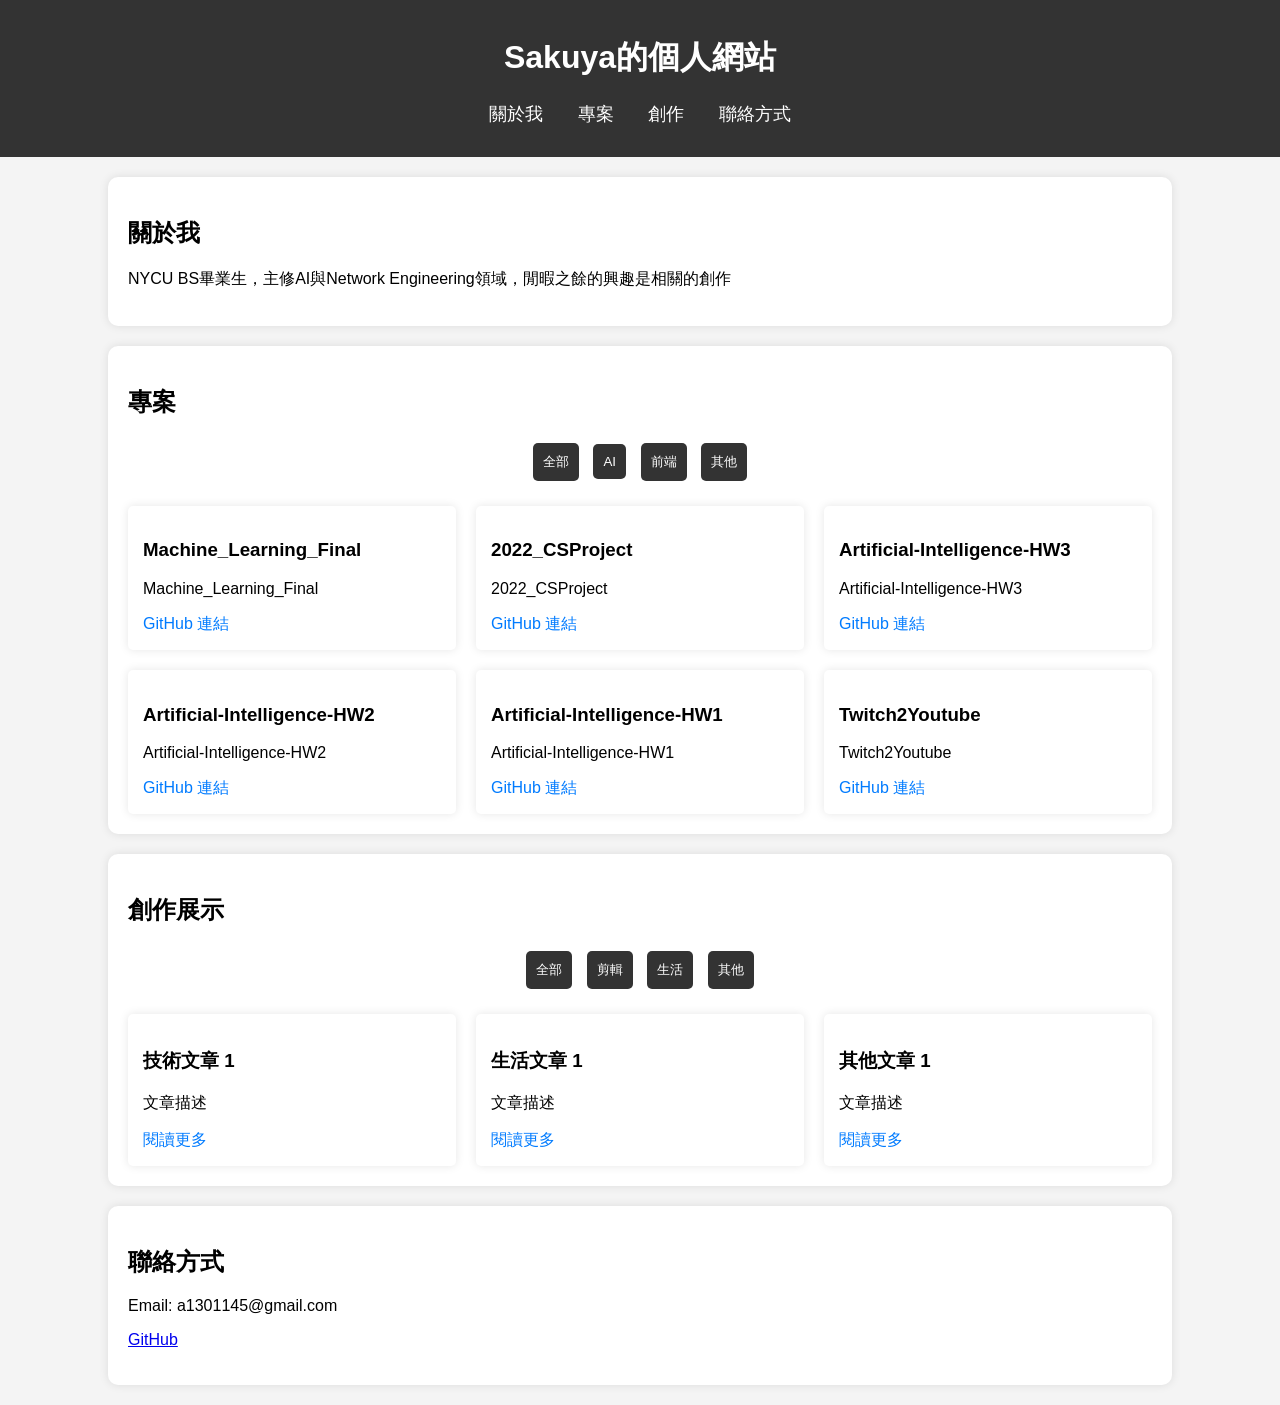
<file: index.html>
<!DOCTYPE html>
<html lang="zh-TW">
    <head>
        <meta charset="UTF-8" />
        <meta name="viewport" content="width=device-width, initial-scale=1.0" />
        <title>Sakuya的個人網頁</title>
        <link rel="stylesheet" href="styles.css" />
    </head>
    <body>
        <header>
            <h1>Sakuya的個人網站</h1>
            <nav>
                <ul>
                    <li><a href="#about">關於我</a></li>
                    <li><a href="#projects">專案</a></li>
                    <li><a href="#creations">創作</a></li>
                    <li><a href="#contact">聯絡方式</a></li>
                </ul>
            </nav>
        </header>

        <section id="about">
            <h2>關於我</h2>
            <p>
                NYCU BS畢業生，主修AI與Network
                Engineering領域，閒暇之餘的興趣是相關的創作
            </p>
        </section>

        <section id="projects">
            <h2>專案</h2>
            <div class="project-filters">
                <button onclick="filterProjects('all')">全部</button>
                <button onclick="filterProjects('ai')">AI</button>
                <button onclick="filterProjects('web')">前端</button>
                <button onclick="filterProjects('other')">其他</button>
            </div>
            <div class="project-list">
                <div class="project ai">
                    <h3>Machine_Learning_Final</h3>
                    <p>Machine_Learning_Final</p>
                    <a
                        href="https://github.com/Sakuya0229/Machine_Learning_Final"
                        >GitHub 連結</a
                    >
                </div>
                <div class="project ai">
                    <h3>2022_CSProject</h3>
                    <p>2022_CSProject</p>
                    <a href="https://github.com/Sakuya0229/2022_CSProject"
                        >GitHub 連結</a
                    >
                </div>
                <div class="project ai">
                    <h3>Artificial-Intelligence-HW3</h3>
                    <p>Artificial-Intelligence-HW3</p>
                    <a
                        href="https://github.com/Sakuya0229/Artificial-Intelligence-HW3"
                        >GitHub 連結</a
                    >
                </div>
                <div class="project ai">
                    <h3>Artificial-Intelligence-HW2</h3>
                    <p>Artificial-Intelligence-HW2</p>
                    <a
                        href="https://github.com/Sakuya0229/Artificial-Intelligence-HW2"
                        >GitHub 連結</a
                    >
                </div>
                <div class="project ai">
                    <h3>Artificial-Intelligence-HW1</h3>
                    <p>Artificial-Intelligence-HW1</p>
                    <a
                        href="https://github.com/Sakuya0229/Artificial-Intelligence-HW1"
                        >GitHub 連結</a
                    >
                </div>
                <div class="project other">
                    <h3>Twitch2Youtube</h3>
                    <p>Twitch2Youtube</p>
                    <a href="https://github.com/Sakuya0229/Twitch2Youtube"
                        >GitHub 連結</a
                    >
                </div>
            </div>
        </section>

        <section id="creations">
            <h2>創作展示</h2>
            <div class="creation-filters">
                <button onclick="filterCreations('all')">全部</button>
                <button onclick="filterCreations('tech')">剪輯</button>
                <button onclick="filterCreations('life')">生活</button>
                <button onclick="filterCreations('other')">其他</button>
            </div>
            <div class="creation-list">
                <div class="creation tech">
                    <h3>技術文章 1</h3>
                    <p>文章描述</p>
                    <a href="#">閱讀更多</a>
                </div>
                <div class="creation life">
                    <h3>生活文章 1</h3>
                    <p>文章描述</p>
                    <a href="#">閱讀更多</a>
                </div>
                <div class="creation other">
                    <h3>其他文章 1</h3>
                    <p>文章描述</p>
                    <a href="#">閱讀更多</a>
                </div>
            </div>
        </section>

        <section id="contact">
            <h2>聯絡方式</h2>
            <p>Email: a1301145@gmail.com</p>
            <p><a href="https://github.com/Sakuya0229">GitHub</a></p>
        </section>
        <script src="scripts.js"></script>
    </body>
</html>
</file>
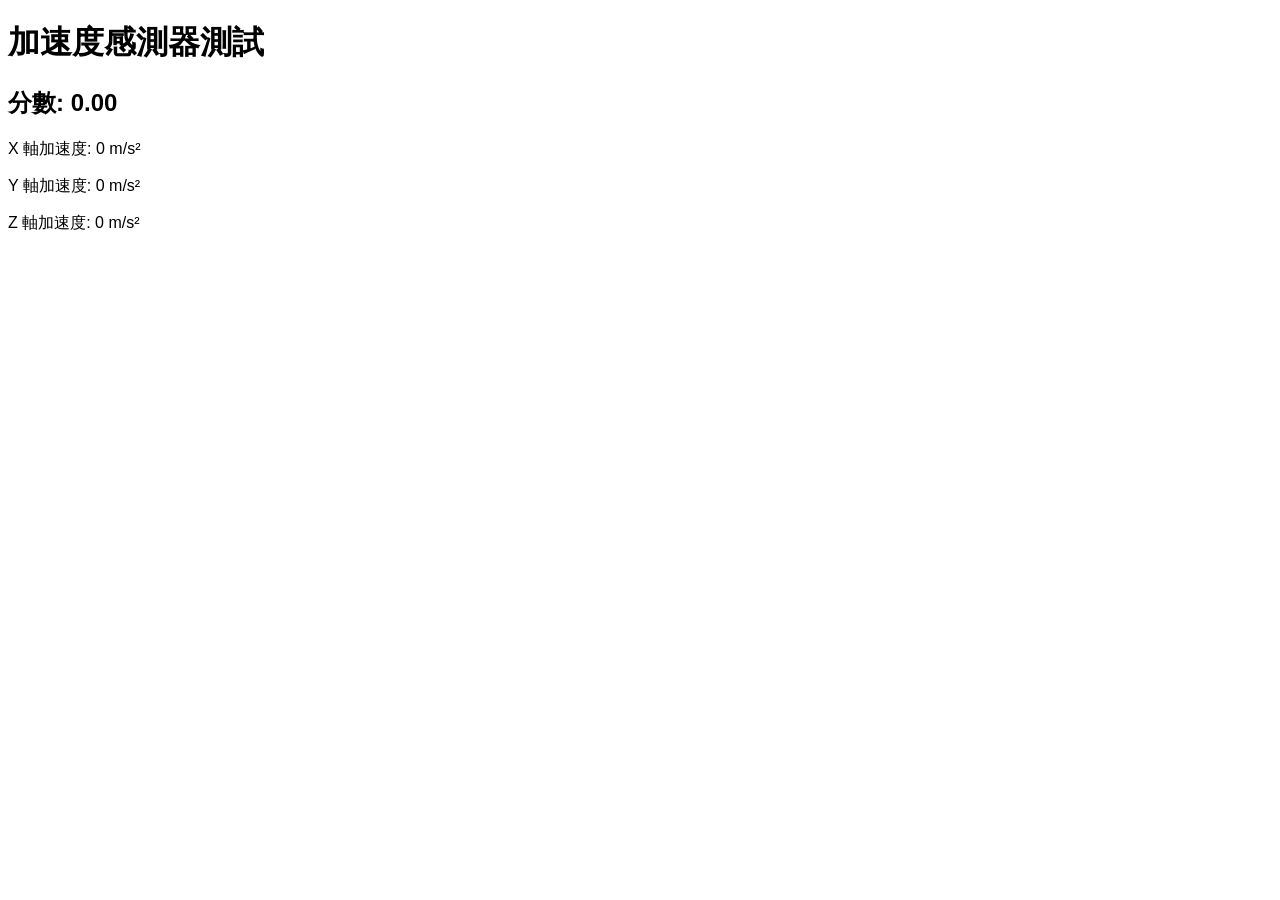
<file: acceler.html>
<!DOCTYPE html>
<html lang="en">
<head>
    <meta charset="UTF-8">
    <meta name="viewport" content="width=device-width, initial-scale=1.0">
    <title>加速度感測器測試</title>
    <style>
        body {
            font-family: Arial, sans-serif;
        }
    </style>
    <script>
        let updateInterval;

        function requestDeviceMotionPermission() {
            if (typeof DeviceMotionEvent.requestPermission === 'function') {
                DeviceMotionEvent.requestPermission()
                    .then(permissionState => {
                        if (permissionState === 'granted') {
                            window.addEventListener('devicemotion', handleDeviceMotion);
                            updateInterval = setInterval(updateScore, 100);
                        } else {
                            alert('未獲得加速度感測器權限');
                        }
                    })
                    .catch(console.error);
            } else {
                // 如果瀏覽器不支持 requestPermission 方法，則直接添加事件監聽器
                window.addEventListener('devicemotion', handleDeviceMotion);
                updateInterval = setInterval(updateScore, 100);
            }
        }

        let acceleration = { x: 0, y: 0, z: 0 };

        function handleDeviceMotion(event) {
            // acceleration.x = event.acceleration.x;
            // acceleration.y = event.acceleration.y;
            // acceleration.z = event.acceleration.z;

            acceleration.x = event.accelerationIncludingGravity.x;
            acceleration.y = event.accelerationIncludingGravity.y;
            acceleration.z = event.accelerationIncludingGravity.z;


            var accelerationX = document.getElementById("accelerationX"),
                accelerationY = document.getElementById("accelerationY"),
                accelerationZ = document.getElementById("accelerationZ");

            accelerationX.innerHTML = acceleration.x.toFixed(2);
            accelerationY.innerHTML = acceleration.y.toFixed(2);
            accelerationZ.innerHTML = acceleration.z.toFixed(2);
        }

        function updateScore() {
            const scoreElement = document.getElementById("score");
            const score = Math.sqrt(
                Math.pow(acceleration.x, 2) +
                Math.pow(acceleration.y, 2) +
                Math.pow(acceleration.z, 2)
            );

            scoreElement.innerHTML = score.toFixed(2);
        }
    </script>
</head>
<body onload="requestDeviceMotionPermission()">
    <h1>加速度感測器測試</h1>
    <h2>分數: <span id="score">0</span></h2>
    <p>X 軸加速度: <span id="accelerationX">0</span> m/s²</p>
    <p>Y 軸加速度: <span id="accelerationY">0</span> m/s²</p>
    <p>Z 軸加速度: <span id="accelerationZ">0</span> m/s²</p>
</body>
</html>
</file>
<file: styles.css>
body {
    font-family: Arial, sans-serif;
    margin: 0;
    padding: 0;
    background-color: #f4f4f4;
}

header {
    background: #333;
    color: white;
    padding: 15px;
    text-align: center;
}

nav ul {
    list-style: none;
    padding: 0;
}

nav ul li {
    display: inline;
    margin: 0 15px;
}

nav ul li a {
    color: white;
    text-decoration: none;
    font-size: 18px;
}

section {
    padding: 20px;
    margin: 20px auto;
    width: 80%;
    background: white;
    border-radius: 10px;
    box-shadow: 0 0 10px rgba(0, 0, 0, 0.1);
}

.project-filters {
    text-align: center;
    margin-bottom: 20px;
}

.project-filters button {
    padding: 10px;
    margin: 5px;
    border: none;
    cursor: pointer;
    background: #333;
    color: white;
    border-radius: 5px;
}

.project-filters button:hover {
    background: #555;
}

.project-list {
    display: grid;
    grid-template-columns: repeat(auto-fit, minmax(250px, 1fr));
    gap: 20px;
}

.project {
    background: #fff;
    padding: 15px;
    border-radius: 5px;
    box-shadow: 0 0 10px rgba(0, 0, 0, 0.1);
}

.project a {
    display: block;
    margin-top: 10px;
    text-decoration: none;
    color: #007bff;
}

.project a:hover {
    text-decoration: underline;
}

.creation-filters {
    text-align: center;
    margin-bottom: 20px;
}

.creation-filters button {
    padding: 10px;
    margin: 5px;
    border: none;
    cursor: pointer;
    background: #333;
    color: white;
    border-radius: 5px;
}

.creation-filters button:hover {
    background: #555;
}

.creation-list {
    display: grid;
    grid-template-columns: repeat(auto-fit, minmax(250px, 1fr));
    gap: 20px;
}

.creation {
    background: #fff;
    padding: 15px;
    border-radius: 5px;
    box-shadow: 0 0 10px rgba(0, 0, 0, 0.1);
}

.creation a {
    display: block;
    margin-top: 10px;
    text-decoration: none;
    color: #007bff;
}

.creation a:hover {
    text-decoration: underline;
}
</file>
